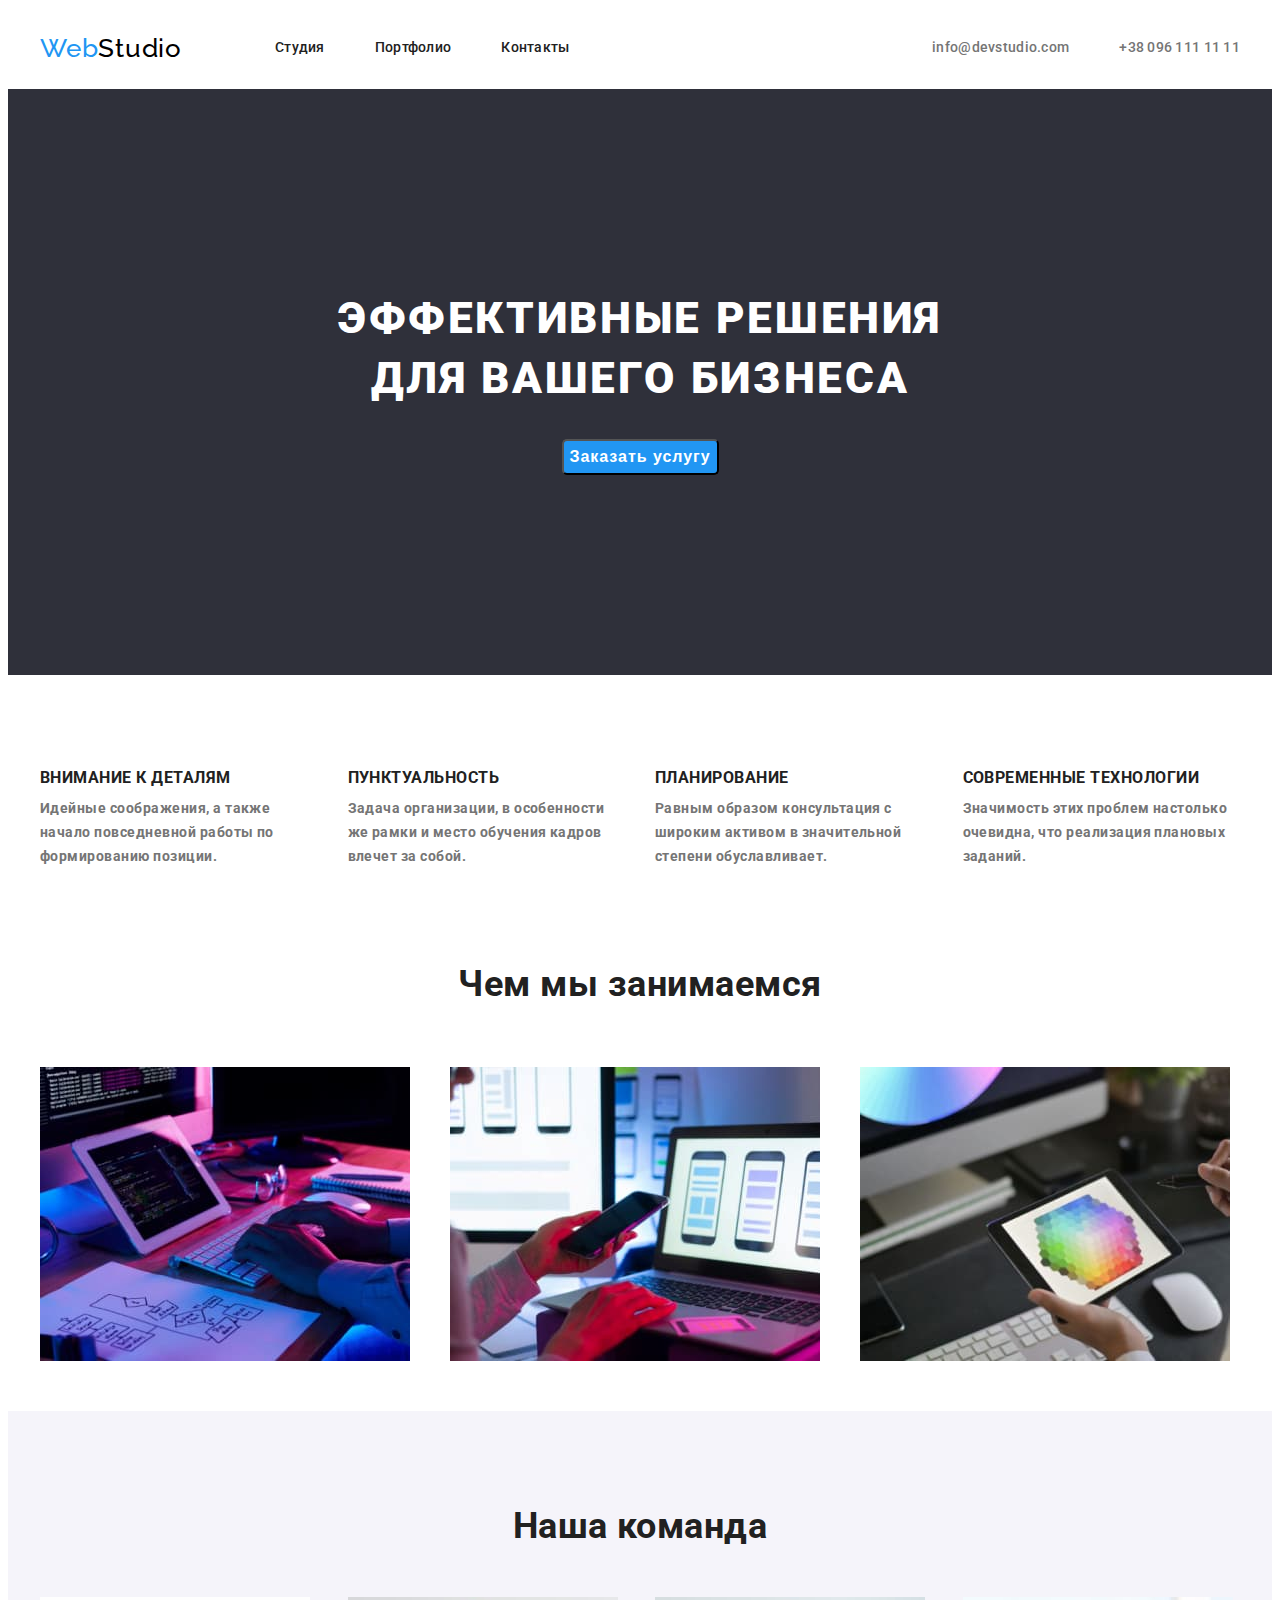
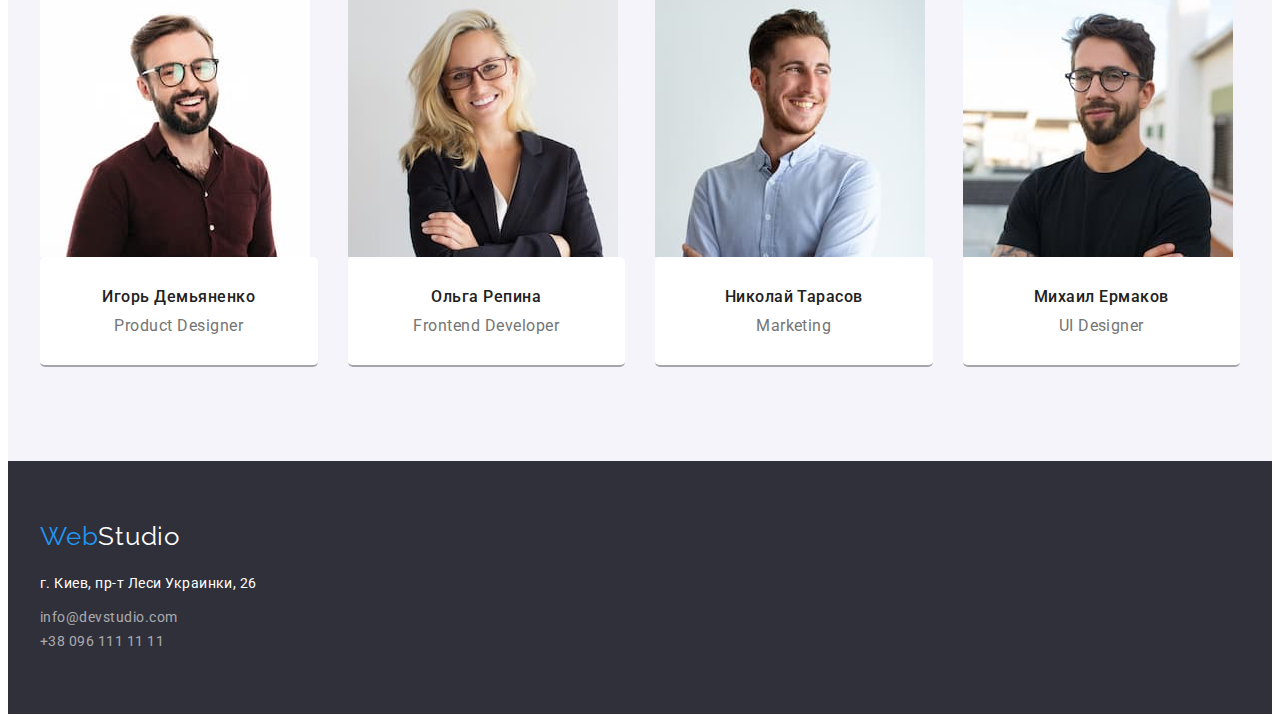
<file: index.html>
<!DOCTYPE html>
<html lang="ru">
<head>
    <meta charset="UTF-8">
    <meta http-equiv="X-UA-Compatible" content="IE=edge">
    <meta name="viewport" content="width=device-width, initial-scale=1.0">
    <title>WebStudio</title>
    <link rel="stylesheet" href="https://cdnjs.cloudflare.com/ajax/libs/modern-normalize/1.0.0/modern-normalize.min.css"
      integrity="sha512-ISS7cAi1PEhQ8jnbJpJZMd29NlhNj4AWYyLOSp2CE/CsHxTCu+r+t0D2yoJudVrd0/8fTVPUVDzY5Tvli75u/g=="
      crossorigin="anonymous" />
    <link rel="preconnect" href="https://fonts.gstatic.com">
    <link href="https://fonts.googleapis.com/css2?family=Raleway:wght@700&family=Roboto:wght@400;500;700;900&display=swap"
      rel="stylesheet">
    <link rel="stylesheet" href="./css/style.css">
</head>
<body>
    <!--Шапка сайта-->  
    <header>
      <div class="container page-header">
        <!--Навигация-->
        <nav>
          <!--Логотип-->
          <a href="./index.html" class="logo-header"><span>Web</span>Studio</a>
            <ul class="site-nav" >
              <li><a href="./index.html" class="link current">Студия</a></li>
              <li><a href="./portfolio.html" class="link">Портфолио</a></li>
              <li><a href="" class="link">Контакты</a></li>
            </ul>
        </nav>  
          <ul class="communication-header">
            <li><a href="mailto:info@devstudio.com" class="link">info@devstudio.com</a></li>
            <li><a href="tel:+380961111111" class="link">+38 096 111 11 11</a></li>
          </ul>
      </div>
    </header>
    <main>
      <!--Основная секця-->
      <section class="hero section">
        <div class="contanier">
          <h1 class="hero-title">Эффективные решения для вашего бизнеса</h1>
          <button type="button" class="hero-btn">Заказать услугу</button>
        </div>
      </section>
      <!--Особенности-->
      <section class="feature section">
        <h2 class="visually-hidden">Особенности</h2>
        <div class="container">
          <ul class="feature-list">
            <li class="feature-list-item">
              <h3 class="section-list">Внимание к деталям</h3>
              <p>Идейные соображения, а также начало повседневной работы по формированию позиции.</p>
            </li>
            <li class="feature-list-item">
              <h3 class="section-list">Пунктуальность</h3>
              <p>Задача организации, в особенности же рамки и место обучения кадров влечет за собой.</p>
            </li>
            <li class="feature-list-item">
              <h3 class="section-list">Планирование</h3>
              <p>Равным образом консультация с широким активом в значительной степени обуславливает.</p>
            </li>
            <li class="feature-list-item">
              <h3 class="section-list">Современные технологии</h3>
              <p>Значимость этих проблем настолько очевидна, что реализация плановых заданий.</p>
            </li>
          </ul>
        </div>
      </section>
      <!--Чем мы занимаемся-->
      <section class="business">
        <div class="container">
          <h2 class="section-title">Чем мы занимаемся</h2>
          <ul class="business-list">
            <li class="business-list-item">
              <img src="./images/business/box-1.jpg" alt="Человек работает на ноутбуке" width="370">
            </li>
            <li class="business-list-item">
              <img src="./images/business/box-2.jpg" alt="Человек работает на смартфоне" width="370">
            </li>
            <li class="business-list-item">
              <img src="./images/business/box-3.jpg" alt="Человек работает на планшете" width="370">
            </li>
          </ul>
        </div>
      </section>
      <!--Наша команда-->
      <section class="command section">
        <div class="container">
          <h2 class="section-title">Наша команда</h2>
          <ul class="command-list">
            <li class="command-list-item">
              <img src="./images/command/demyanenko.jpg" alt="Фотография Игоря Демьяненко" width="270">
              <div class="command-wapper">
                <h3 class="section-list">Игорь Демьяненко</h3>
                <p lang="en">Product Designer</p>
            </div>
            </li>
            <li class="command-list-item">
              <img src="./images/command/repina.jpg" alt="Фотография Ольги Репиной" width="270">
              <div class="command-wapper">
                <h3 class="section-list">Ольга Репина</h3>
                <p lang="en">Frontend Developer</p>
              </div>
            </li>
            <li class="command-list-item">
                <img src="./images/command/tarasov.jpg" alt="Фотография Николая Тарасова" width="270">
                <div class="command-wapper">
                  <h3 class="section-list">Николай Тарасов</h3>
                  <p lang="en">Marketing</p>
                </div>
            </li>
            <li class="command-list-item">
                <img src="./images/command/ermakov.jpg" alt="Фотография Михаила Ермакова" width="270">
                <div class="command-wapper">
                  <h3 class="section-list">Михаил Ермаков</h3>
                  <p lang="en">UI Designer</p>
                </div>
            </li>
          </ul>
        </div>
      </section>
    </main>
    <!--Подвал сайта-->
    <footer>
      <div class="container">
      <!--Логотип-->
      <a href="./index.html" class="logo-footer"><span>Web</span>Studio</a>
      <address class="address">
        <p>г. Киев, пр-т Леси Украинки, 26</p>
        <ul class="communication-footer">
          <li><a href="mailto:info@devstudio.com" class="link">info@devstudio.com</a></li>
          <li><a href="tel:+380961111111" class="link">+38 096 111 11 11</a></li>
        </ul>
      </address>
    </div>
    </footer>
  
</body>
</html>
</file>
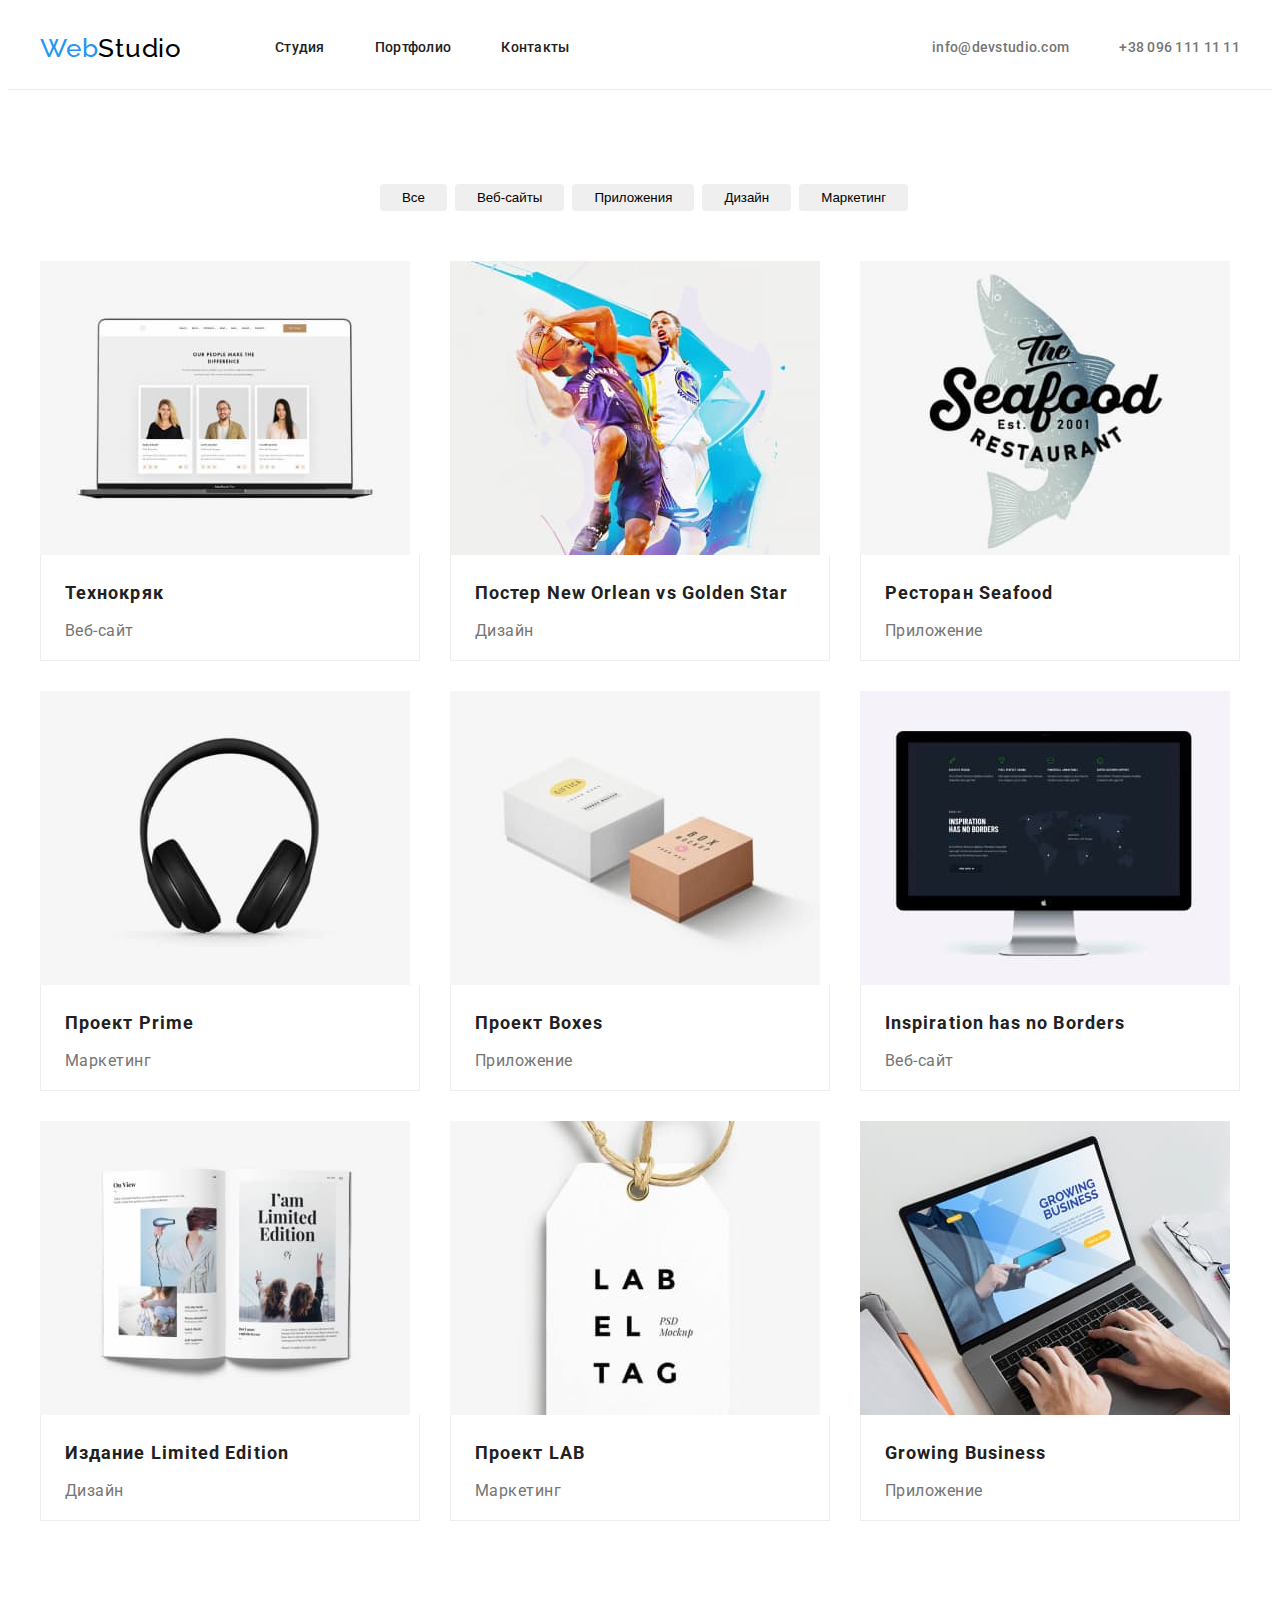
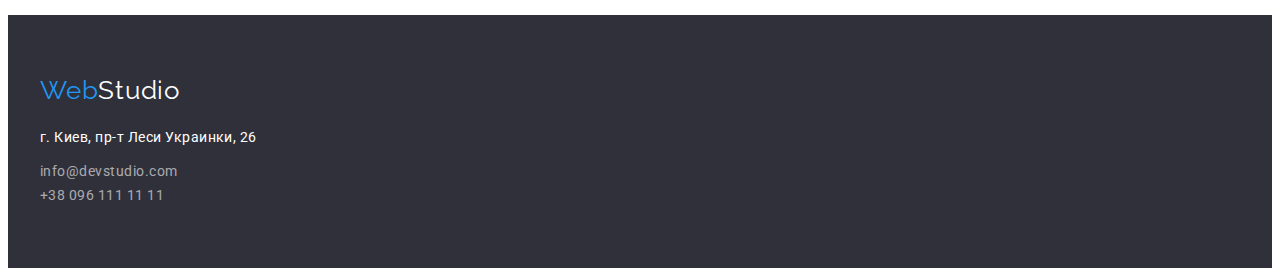
<file: portfolio.html>
<!DOCTYPE html>
<html lang="ru">
<head>
    <meta charset="UTF-8">
    <meta http-equiv="X-UA-Compatible" content="IE=edge">
    <meta name="viewport" content="width=device-width, initial-scale=1.0">
    <title>Document</title>
    <link rel="stylesheet" href="https://cdnjs.cloudflare.com/ajax/libs/modern-normalize/1.0.0/modern-normalize.min.css"
        integrity="sha512-ISS7cAi1PEhQ8jnbJpJZMd29NlhNj4AWYyLOSp2CE/CsHxTCu+r+t0D2yoJudVrd0/8fTVPUVDzY5Tvli75u/g=="
        crossorigin="anonymous" />
    <link rel="preconnect" href="https://fonts.gstatic.com">
    <link href="https://fonts.googleapis.com/css2?family=Raleway:wght@700&family=Roboto:wght@400;500;700;900&display=swap"
        rel="stylesheet">
    <link rel="stylesheet" href="./css/style.css">
    
</head>
<body>
    <!--Шапка сайта-->
    <header class="header">
        <div class="container page-header">
            <!--Навигация-->
            <nav>
                <!--Логотип-->
                <a href="./index.html" class="logo-header"><span>Web</span>Studio</a>
                <ul class="site-nav">
                    <li><a href="./index.html" class="link">Студия</a></li>
                    <li><a href="./portfolio.html" class="link current">Портфолио</a></li>
                    <li><a href="" class="link">Контакты</a></li>
                </ul>
            </nav>
            <ul class="communication-header">
                <li><a href="mailto:info@devstudio.com" class="link">info@devstudio.com</a></li>
                <li><a href="tel:+380961111111" class="link">+38 096 111 11 11</a></li>
            </ul>
        </div>
    </header>
    <main>
        <!-- Секция Портфолио -->
        <h1 class="visually-hidden">Портфолио</h1>
        <!--Фильтр проектов-->
        <section class="portfoleo">
            <div class="container">
                <h2 class="visually-hidden">Фильтр проектов</h2>
                <ul class="portfoleo-filters-list">
                    <li class="portfoleo-filters-list-item">
                        <button type="button" class="portfoleo-button">Все</button>
                    </li>
                    <li class="portfoleo-filters-list-item">
                        <button type="button" class="portfoleo-button">Веб-сайты</button>
                    </li>
                    <li class="portfoleo-filters-list-item">
                        <button type="button" class="portfoleo-button">Приложения</button>
                    </li>
                    <li class="portfoleo-filters-list-item">
                        <button type="button" class="portfoleo-button">Дизайн</button>
                    </li>
                    <li class="portfoleo-filters-list-item">
                        <button type="button" class="portfoleo-button">Маркетинг</button>
                    </li>
                </ul>
                <!--Список проектов-->
                <h2 class="visually-hidden">Список проектов</h2>
                <ul class="portfoleo-project-list">
                    <li class="portfoleo-project-list-item">
                        <img src="./images/project/web-tekhnokryak.jpg" alt="На ноутбуке мужчина и две денщины" width="370">
                        <div class="portfoleo-project-wapper">
                            <h3 class="section-list">Технокряк</h3>
                            <p>Веб-сайт</p>
                        </div>
                    </li>
                    <li class="portfoleo-project-list-item">
                        <img src="./images/project/poster-basketball.jpg" alt="Двое мужчин играют в баскетбол" width="370">
                        <div class="portfoleo-project-wapper">
                            <h3 class="section-list">Постер New Orlean vs Golden Star</h3>
                            <p>Дизайн</p>
                        </div>
                    </li>
                    <li class="portfoleo-project-list-item">
                        <img src="./images/project/seafood.jpg" alt="Логотип ресторана Seafood" width="370">
                            <div class="portfoleo-project-wapper">
                            <h3 class="section-list">Ресторан Seafood</h3>
                        <p>Приложение</p>
                    </div>
                    </li>
                    <li class="portfoleo-project-list-item">
                        <img src="./images/project/project-prime.jpg" alt="Фотография наушников" width="370">
                        <div class="portfoleo-project-wapper">
                            <h3 class="section-list">Проект Prime</h3>
                            <p>Маркетинг</p>
                        </div>
                    </li>
                    <li class="portfoleo-project-list-item">
                        <img src="./images/project/project-boxes.jpg" alt="Две коробки с надписями" width="370">
                        <div class="portfoleo-project-wapper">
                            <h3 class="section-list">Проект Boxes</h3>
                            <p>Приложение</p>
                        </div>
                    </li>
                    <li class="portfoleo-project-list-item">
                        <img src="./images/project/web-inspiration.jpg" alt="Монитор с изображением страницы Веб-сайа" width="370">
                        <div class="portfoleo-project-wapper">
                            <h3 class="section-list">Inspiration has no Borders</h3>
                            <p>Веб-сайт</p>
                        </div>
                    </li>
                    <li class="portfoleo-project-list-item">
                        <img src="./images/project/limited-edition.jpg" alt="Разворот журнала" width="370">
                        <div class="portfoleo-project-wapper">
                            <h3 class="section-list">Издание Limited Edition</h3>
                            <p>Дизайн</p>
                        </div>
                    </li>
                    <li class="portfoleo-project-list-item">
                        <img src="./images/project/project-lab.jpg" alt="Изображение ярлыка" width="370">
                        <div class="portfoleo-project-wapper">
                            <h3 class="section-list">Проект LAB</h3>
                            <p>Маркетинг</p>
                        </div>
                    </li>
                    <li class="portfoleo-project-list-item">
                        <img src="./images/project/growing-business.jpg" alt="Человек работает на ноутбуке" width="370">
                        <div class="portfoleo-project-wapper">
                            <h3 class="section-list">Growing Business</h3>
                            <p>Приложение</p>
                        </div>
                    </li>
                </ul>
            </div>
        </section>
    </main>
    <!--Подвал сайта-->
    <footer>
        <div class="container">
        <!--Логотип-->
        <a href="./index.html" class="logo-footer"><span>Web</span>Studio</a>
        <address class="address">
            <p>г. Киев, пр-т Леси Украинки, 26</p>
            <ul class="communication-footer">
                <li><a href="mailto:info@devstudio.com" class="link">info@devstudio.com</a></li>
                <li><a href="tel:+380961111111" class="link">+38 096 111 11 11</a></li>
            </ul>
        </address>
        </div>
    </footer>
</body>
</html>
</file>
<file: css/style.css>
/* Основной цвет текста #757575 */
/* Вторичный цвет текста #212121 */
/* Синий цвет #2196F3 */
/* Белый цвет #FFFFFF */
/* Цвет ссылок футера rgba(255, 255, 255, 0.6) */
/* Вторичный цвет фона #F5F4FA */

:root {
  --primary-text-color: #757575;
  --primary-section-text-color: #ffffff;
  --primary-section-background-color: #2f303a;
  --footer-section-background-color: #2f303a;
  --title-text-color: #212121;
  --accent-color: #2196f3;
  --primary-background-color: #ffffff;
  --second-background-color: #f5f4fa;
  --logo-header-color: #000000;
  --logo-footer-color: #ffffff;
  --communication-footer-color: rgb(255, 255, 255, 0.6);
  --color-text-btn: #ffffff;
  --btn-hover-color: #188ce8;
}

/* Сброс стилей для h1-h6, p */
h1,
h2,
h3,
h4,
h5,
h6,
p {
  margin: 0;
}

/* Убираем маркеры из списков */
ul {
  list-style: none;
  margin: 0;
  padding: 0;
}

img {
  display: block;
}
body {
  /* Подгружаем шрифты */
  font-family: 'Roboto', sans-serif;
  letter-spacing: 0.03em;
  /* Основной цвет текста #757575 */
  color: var(--primary-text-color);

  /* Основной цвет фона #ffffff */
  background-color: var(---primary-background-color);
}

/* ==========Прячем ненужные заголовки */
.visually-hidden {
  position: absolute !important;
  clip: rect(1px 1px 1px 1px); /* IE6, IE7 */
  clip: rect(1px, 1px, 1px, 1px);
  padding: 0 !important;
  border: 0 !important;
  height: 1px !important;
  width: 1px !important;
  overflow: hidden;
}
/* ===Класс КОНТЕЙНЕР */
.container {
  width: 1200px;
  margin: 0 auto;
  padding: 0 15px;
}

.page-header,
.page-header nav,
.site-nav,
.communication-header {
  display: flex;
  align-items: center;
}
.page-header {
  justify-content: space-between;
  align-items: center;
  padding: 25px 0;
}

/* Задаем стиль для h2 */
.container h2 {
  font-weight: bold;
  font-size: 36px;
  line-height: 1.17;
  text-align: center;
}

/* ===Класс Секция */
.section {
  padding-top: 94px;
  padding-bottom: 94px;
}
/* =======================ШАПКА САЙТА========================= */
/* Шапка сайта */
.page-header {
  background-color: var(--header-background-color);
  font-weight: 500;
  font-size: 14px;
  line-height: 1.14;
  letter-spacing: 0.02em;
}

/* Логотип в шапке */

.logo-header {
  display: inline-block;
  font-family: 'Raleway', sans-serif;
  font-size: 26px;
  line-height: 1.19;
  letter-spacing: 0.03em;
  color: var(--logo-header-color); /* Черный цвет логотипа #000000 */
  text-decoration: none;
  margin-right: 93px;
}
.site-nav .link {
  display: inline-block;
  margin-right: 50px;
}
.communication-header .link {
  display: inline-block;
  margin-left: 50px;
}

.header {
  border-bottom: 1px solid #ececec;
}
.logo-header > span {
  color: var(--accent-color);
}

/* Навигация */

.site-nav .link {
  color: var(--title-text-color); /* Вторичный цвет текста #212121 */
  text-decoration: none;
}
.site-nav .link:hover,
.site-nav .link:focus {
  color: var(--accent-color); /* Синий цвет #2196F3 */
}
/* Активная страница */
.site-nav .link .current {
  color: var(--accent-color);
}
/* Коммуникация (шапка) */

.communication-header .link {
  text-decoration: none;
  color: currentColor;
}
.communication-header .link:hover,
.communication-header .link:focus {
  color: var(--accent-color); /* Синий цвет #2196F3 */
}
/* ================================================ */
/* ================ОСНОВНАЯ СТРАНИЦА================================ */
/* Основная секця */
.hero {
  background-color: var(--primary-section-background-color);
  padding: 200px 0;
}

.hero-title {
  font-weight: 900;
  font-size: 44px;
  line-height: 1.36;
  text-align: center;
  letter-spacing: 0.06em;
  text-transform: uppercase;
  color: var(--primary-section-text-color);
  max-width: 700px;
  margin: 0 auto;
  margin-bottom: 30px;
}

/* Свойство Кнопки (button)смотри в разделе "Кнопкм" */

/* Общее для секций (шрифты h2 h3) */
.section-title {
  color: var(--title-text-color); /* Вторичный цвет текста #212121 */
}
.section-list {
  color: var(--title-text-color); /* Вторичный цвет текста #212121 */
}
/* Секция  Особенности */

.container .feature-list {
  font-weight: bold;
  font-size: 14px;
  line-height: 1.14;
  display: flex;
  margin-left: -30px;
  margin-top: -30px;
}
.container .feature-list-item {
  width: calc(100% / 4 - 30px);
  margin-left: 30px;
  margin-top: 30px;
}
.feature p {
  font-size: 14px;
  line-height: 1.71;
  padding-top: 10px;
  font-family: Roboto;
}
.feature h3 {
  letter-spacing: 0.03em;
  text-transform: uppercase;
}

/* Секция  Чем мы занимаемся */
.container .business-list {
  display: flex;
  margin-left: -30px;
  margin-top: -30px;
  padding-top: 62px;
  padding-bottom: 50px;
}
.container .business-list-item {
  width: calc(100% / 3 - 30px);
  margin-left: 30px;
  margin-top: 30px;
}

/* Секция  Наша команда */
.command {
  background-color: var(--second-background-color);
}
.container .command-list {
  display: flex;
  margin-left: -30px;
  margin-top: -30px;
}

.command-wapper {
  display: block;
  padding-top: 30px;
  border-bottom: 2px solid #a5a5a9;
  border-radius: 5px;
  background-color: var(--primary-background-color);
}
.container .command-list-item {
  width: calc(100% / 4 - 30px);
  margin-left: 30px;
  margin-top: 30px;
}

.command h2 {
  margin-bottom: 50px;
}
.command h3 {
  font-weight: 500;
  font-size: 16px;
  line-height: 1.19;
  text-align: center;
  margin-bottom: 10px;
}
.command p {
  font-size: 16px;
  line-height: 1.19;
  text-align: center;
  margin-bottom: 30px;
}
/* ================================================ */
/* ===================ПОРТФОЛИО============================= */
/* Страница Портфолио */
.portfoleo {
  padding-top: 94px;
  padding-bottom: 94px;
}
/* Секция  Фильтр проектов */
.filters {
  font-weight: 500;
  font-size: 16px;
  line-height: 1.62;
  text-align: center;
}
.portfoleo-filters-list {
  display: flex;
  justify-content: center;
}

.portfoleo-filters-list-item {
  margin-left: 8px;
}
/* Секция  Список проектов */

.container .portfoleo-project-list {
  display: flex;
  flex-wrap: wrap;
  margin-left: -30px;
  margin-top: -30px;
  padding-top: 50px;
}
.container .portfoleo-project-list-item {
  width: calc(100% / 3 - 30px);
  margin-left: 30px;
  margin-top: 30px;
}
.portfoleo-project-wapper {
  display: block;
  /* flex-direction: column; */
  border: 1px solid #eeeeee;
  border-top: none;
  padding: 20px 24px;
}

.portfoleo-project-wapper h3 {
  font-weight: bold;
  font-size: 18px;
  line-height: 2;
  letter-spacing: 0.06em;
  margin-bottom: 10px;
}
.portfoleo-project p {
  font-size: 16px;
  line-height: 1.87;
  margin: 10px auto;
}

/* ================================================ */

/* ====================КНОПКИ САЙТА============================ */
/* Кнопки */
.button {
  font-family: inherit;
  cursor: pointer;
}
.hero-btn {
  font-weight: bold;
  font-size: 16px;
  line-height: 1.87;
  text-align: center;
  letter-spacing: 0.06em;
  color: var(--color-text-btn);
  background-color: var(--accent-color);
  margin: 0 auto;
  display: block;
  border-radius: 5px;
}
.hero-btn:hover,
.hero-btn:focus {
  color: var(--color-text-btn);
  background-color: var(--btn-hover-color);
}

.portfoleo-filters-list-item .portfoleo-button {
  border: none;
  color: var(title-text-color);
  background-color: var(second-background-colorolor);
  border-radius: 4px;
  padding: 6px 22px;
}
.portfoleo-filters-list-item .portfoleo-button:hover,
.portfoleo-filters-list-item .portfoleo-button:focus {
  color: var(--primary-section-text-color);
  background-color: var(--accent-color);
  cursor: pointer;
}
/* ================================================ */
/* ===================ПОДВАЛ САЙТА============================= */

/* Подвал сайта */
footer {
  color: var(--logo-footer-color);
  background-color: var(--footer-section-background-color);
}
footer .container {
  display: block;
  padding: 60px 0;
}
footer p {
  padding-bottom: 10px;
}
/* Логотип в подвале */
.logo-footer {
  font-family: 'Raleway', sans-serif;
  font-size: 26px;
  line-height: 1.19;
  letter-spacing: 0.03em;
  text-decoration: none;
  color: var(--logo-footer-color);
  -bottom: 20px;
}
.logo-footer > span {
  color: var(--accent-color);
}
.address {
  font-size: 14px;
  font-style: normal;
  line-height: 1.71;
  padding-top: 20px;
}
/* Коммуникация (подвал) */
.communication-footer .link {
  font-size: 14px;
  line-height: 1.71;
  color: var(--communication-footer-color);
  text-decoration: none;
}
.communication-footer .link:hover,
.communication-footer .link:focus {
  color: var(--accent-color); /* Синий цвет #2196F3 */
}
/* ================================================ */
</file>
